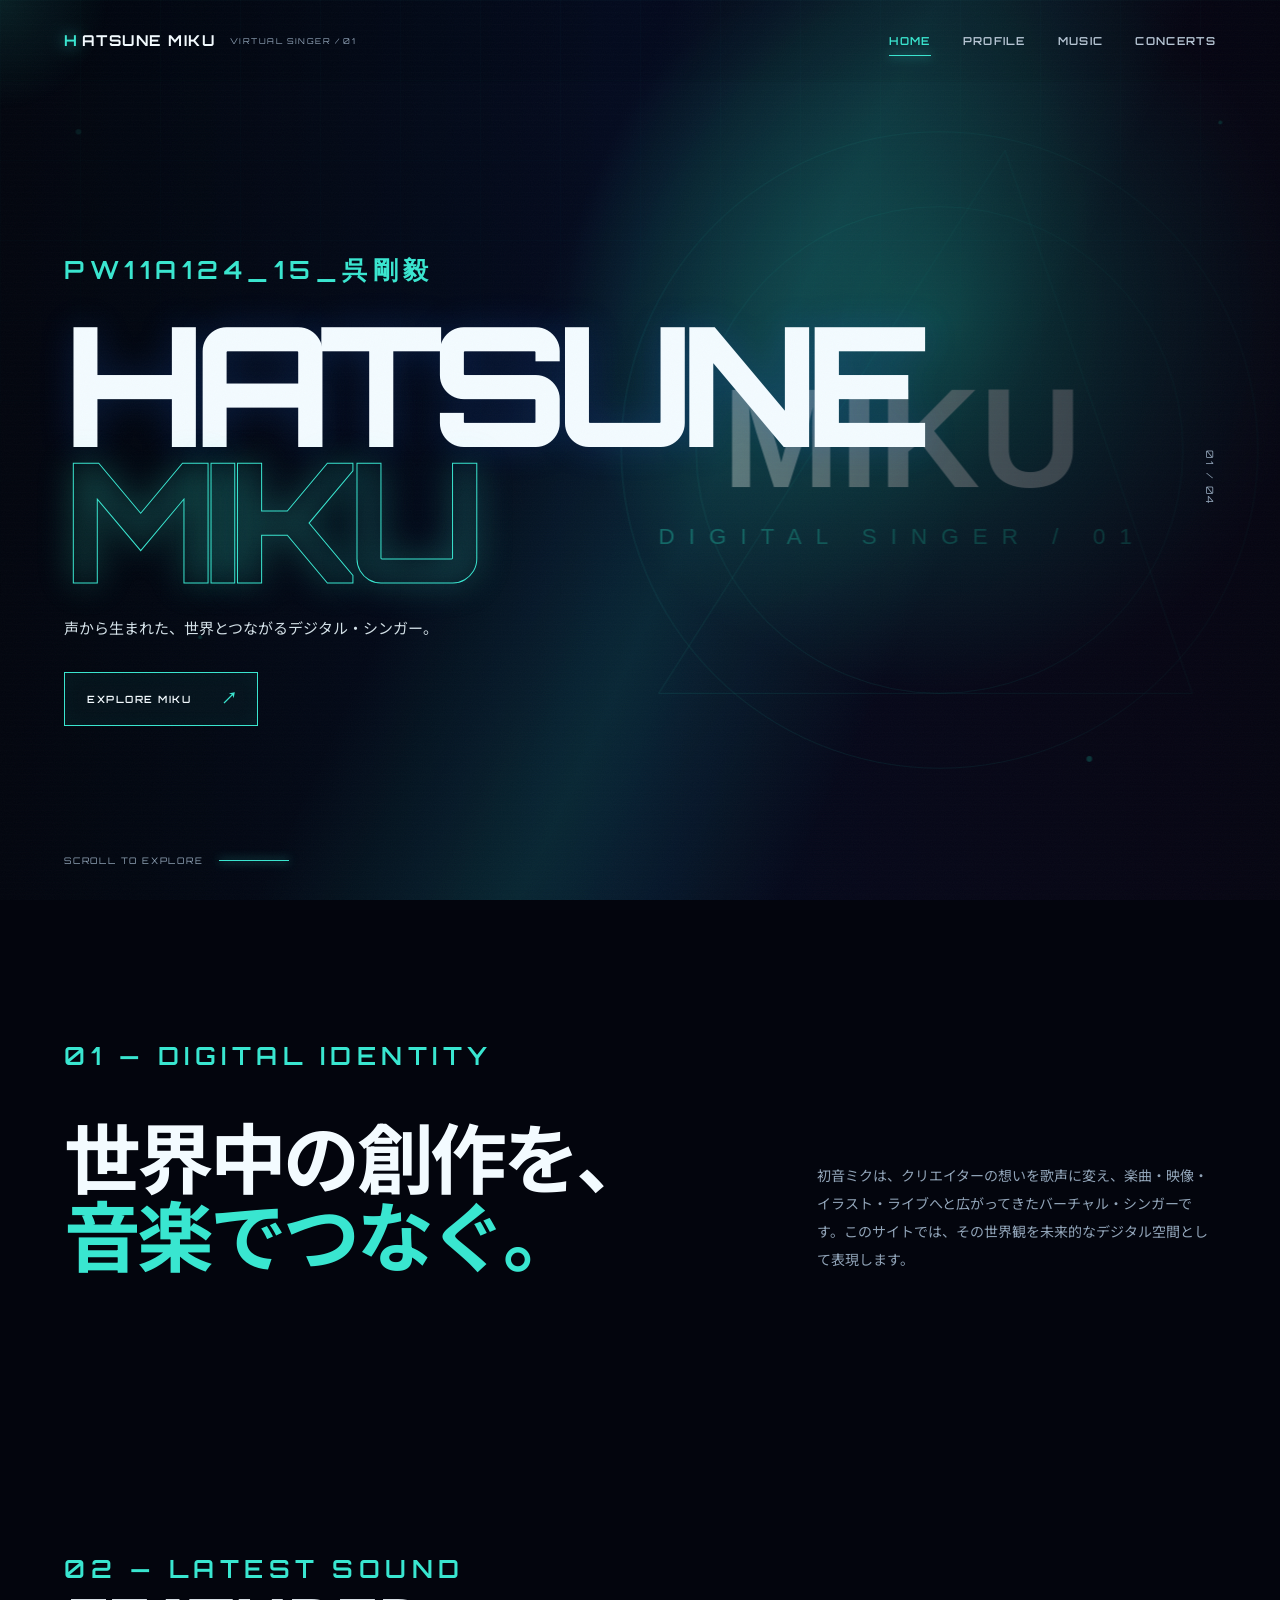
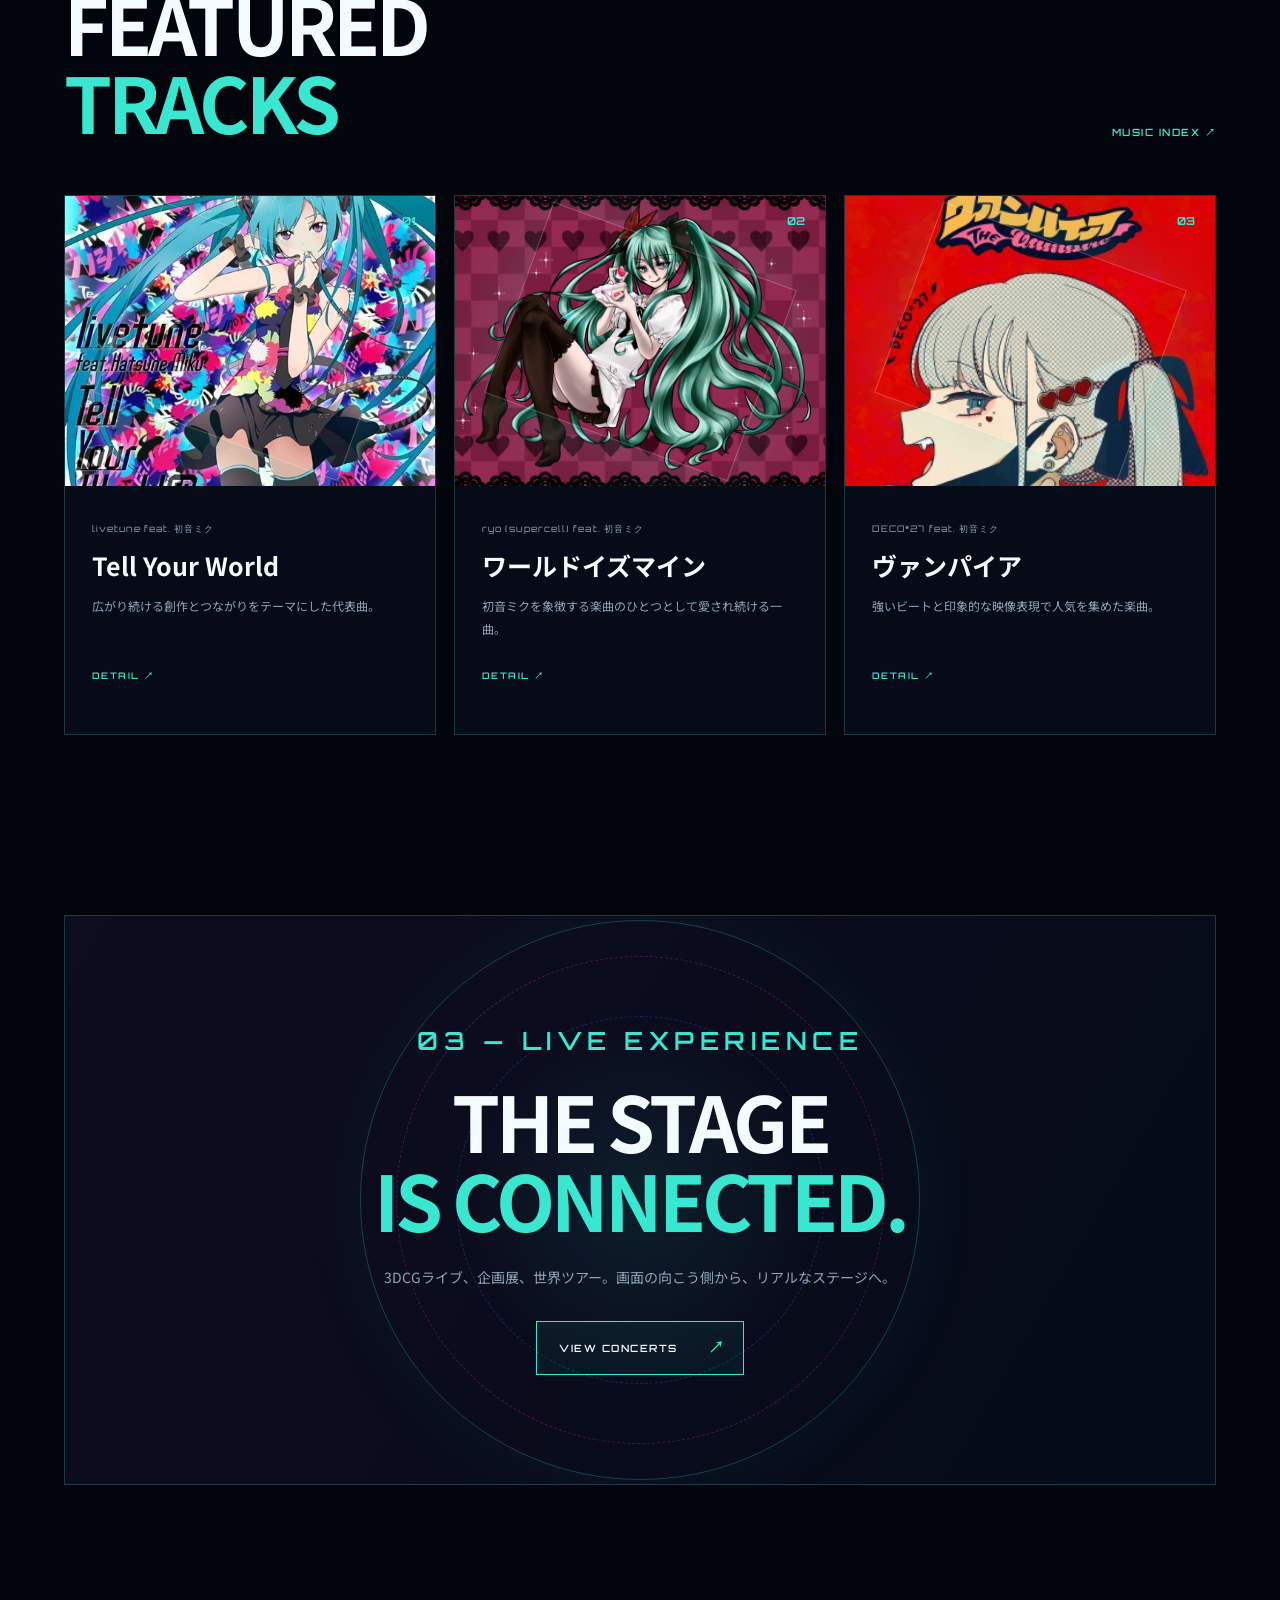
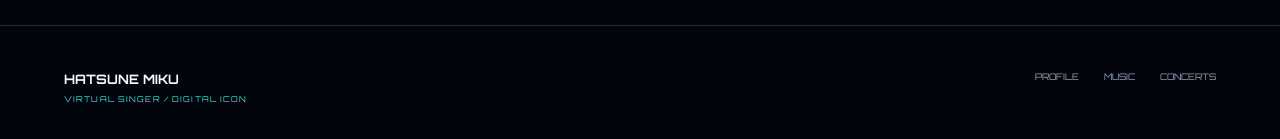
<file: index.html>
<!DOCTYPE html>

<html lang="ja">

  <head>
    <meta charset="UTF-8">
    <meta name="viewport" content="width=device-width, initial-scale=1.0">
    <meta name="description" content="初音ミクをテーマにした未来主義アーティストサイト">
    <title>HATSUNE MIKU | DIGITAL SINGER</title>
    <link rel="preconnect" href="https://fonts.googleapis.com">
    <link rel="preconnect" href="https://fonts.gstatic.com" crossorigin>
    <link href="https://fonts.googleapis.com/css2?family=Orbitron:wght@400;500;600;700;800&family=Noto+Sans+JP:wght@400;500;700;900&display=swap" rel="stylesheet">
    <link rel="stylesheet" href="css/style.css">
  </head>
  
  <body>
    <div class="loader" id="loader" aria-hidden="true">
      <div class="loader__inner">
        <span class="loader__label">SYSTEM INITIALIZE</span>
        <div class="loader__bar"><span></span></div>
        <span class="loader__percent">00%</span>
      </div>
    </div>

    <div class="cursor-glow" id="cursorGlow"></div>
    <div class="noise"></div>
    <div class="grid-overlay"></div>

    <header class="site-header" id="siteHeader">
      <a class="logo" href="index.html" aria-label="HATSUNE MIKU ホーム">
        <span>H</span>ATSUNE MIKU
        <small>VIRTUAL SINGER / 01</small>
      </a>
      <button class="menu-toggle" id="menuToggle" aria-label="メニューを開く" aria-expanded="false">
        <span></span><span></span><span></span>
      </button>
      <nav class="global-nav" id="globalNav">
        <a class="is-active" href="index.html">HOME</a>
        <a href="profile.html">PROFILE</a>
        <a href="music.html">MUSIC</a>
        <a href="concerts.html">CONCERTS</a>
      </nav>
    </header>

    <main>
      <section class="hero" id="hero">
        <div class="hero__image" data-parallax="-0.06"></div>
        <div class="hero__scan"></div>
        <div class="hero__content">
          <p class="eyebrow glitch" data-text="VIRTUAL SINGER / DIGITAL ICON">PW11A124_15_呉剛毅</p>
          <h1 class="hero__title">HATSUNE<br><span>MIKU</span></h1>
          <p class="hero__lead">声から生まれた、世界とつながるデジタル・シンガー。</p>
          <a class="neon-button" href="profile.html"><span>EXPLORE MIKU</span><i>↗</i></a>
        </div>
        <div class="hero__side">01 / 04</div>
        <div class="hero__bottom">
          <span>SCROLL TO EXPLORE</span>
          <span class="scroll-line"></span>
        </div>
      </section>

      <section class="section intro-section reveal">
        <div class="section-tag">01 — DIGITAL IDENTITY</div>
        <div class="intro-grid">
          <h2>世界中の創作を、<br><span>音楽でつなぐ。</span></h2>
          <p>初音ミクは、クリエイターの想いを歌声に変え、楽曲・映像・イラスト・ライブへと広がってきたバーチャル・シンガーです。このサイトでは、その世界観を未来的なデジタル空間として表現します。</p>
        </div>
      </section>

      <section class="section feature-section">
        <div class="section-heading reveal">
          <div>
            <span class="section-tag">02 — LATEST SOUND</span>
            <h2>FEATURED<br><span>TRACKS</span></h2>
          </div>
          <a class="text-link" href="music.html">MUSIC INDEX ↗</a>
        </div>

        <div class="music-grid">
          <article class="music-card reveal" data-tilt>
            <div class="music-card__number">01</div>
            <div class="music-card__visual">
              <img src="images/tell-your-world.jpg" alt="Tell Your World ジャケット">
            </div>
            <div class="music-card__body">
              <span>livetune feat. 初音ミク</span>
              <h3>Tell Your World</h3>
              <p>広がり続ける創作とつながりをテーマにした代表曲。</p>
              <a href="music.html#tell-your-world">DETAIL ↗</a>
            </div>
          </article>
          <article class="music-card reveal" data-tilt>
            <div class="music-card__number">02</div>
            <div class="music-card__visual"> 
              <img src="images/world-is-mine.jpg" alt="ワールドイズマイン ジャケット">
            </div>
            <div class="music-card__body">
              <span>ryo (supercell) feat. 初音ミク</span>
              <h3>ワールドイズマイン</h3>
              <p>初音ミクを象徴する楽曲のひとつとして愛され続ける一曲。</p>
              <a href="music.html#world-is-mine">DETAIL ↗</a>
            </div>
          </article>

          <article class="music-card reveal" data-tilt>
            <div class="music-card__number">03</div>
            <div class="music-card__visual">
              <img src="images/vampire.jpg" alt="ヴァンパイア ジャケット">
            </div>
            <div class="music-card__body">
              <span>DECO*27 feat. 初音ミク</span>
              <h3>ヴァンパイア</h3>
              <p>強いビートと印象的な映像表現で人気を集めた楽曲。</p>
              <a href="music.html#vampire">DETAIL ↗</a>
            </div>
          </article>
        </div>
      </section>

      <section class="section portal-section reveal">
        <div class="portal">
          <div class="portal__ring"></div>
          <div class="portal__content">
            <span class="section-tag">03 — LIVE EXPERIENCE</span>
            <h2>THE STAGE<br><span>IS CONNECTED.</span></h2>
            <p>3DCGライブ、企画展、世界ツアー。画面の向こう側から、リアルなステージへ。</p>
            <a class="neon-button neon-button--light" href="concerts.html"><span>VIEW CONCERTS</span><i>↗</i></a>
          </div>
        </div>
      </section>
    </main>

    <footer class="site-footer">
      <div>
        <strong>HATSUNE MIKU</strong>
        <span>VIRTUAL SINGER / DIGITAL ICON</span>
      </div>
      <div class="footer-links">
        <a href="profile.html">PROFILE</a>
        <a href="music.html">MUSIC</a>
        <a href="concerts.html">CONCERTS</a>
      </div>
    </footer>

    <script src="js/main.js"></script>
  </body>
</html>
</file>
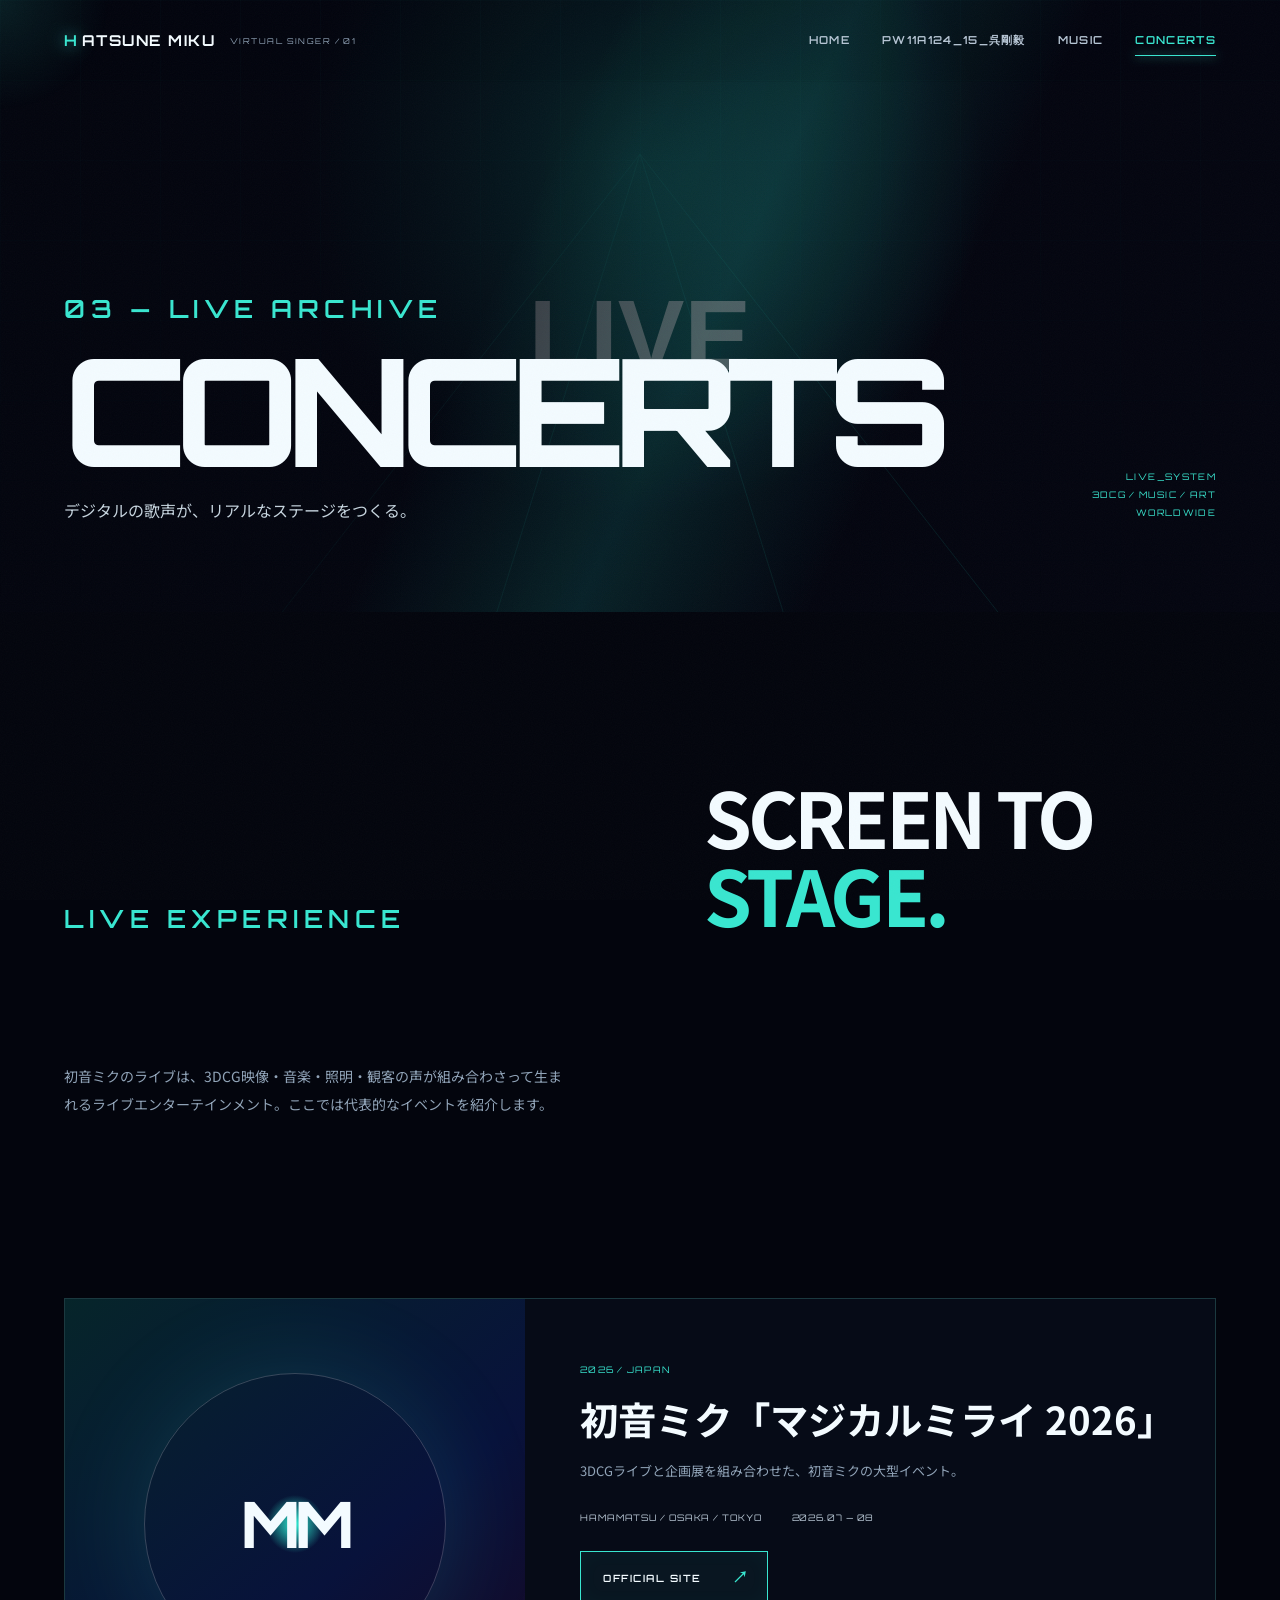
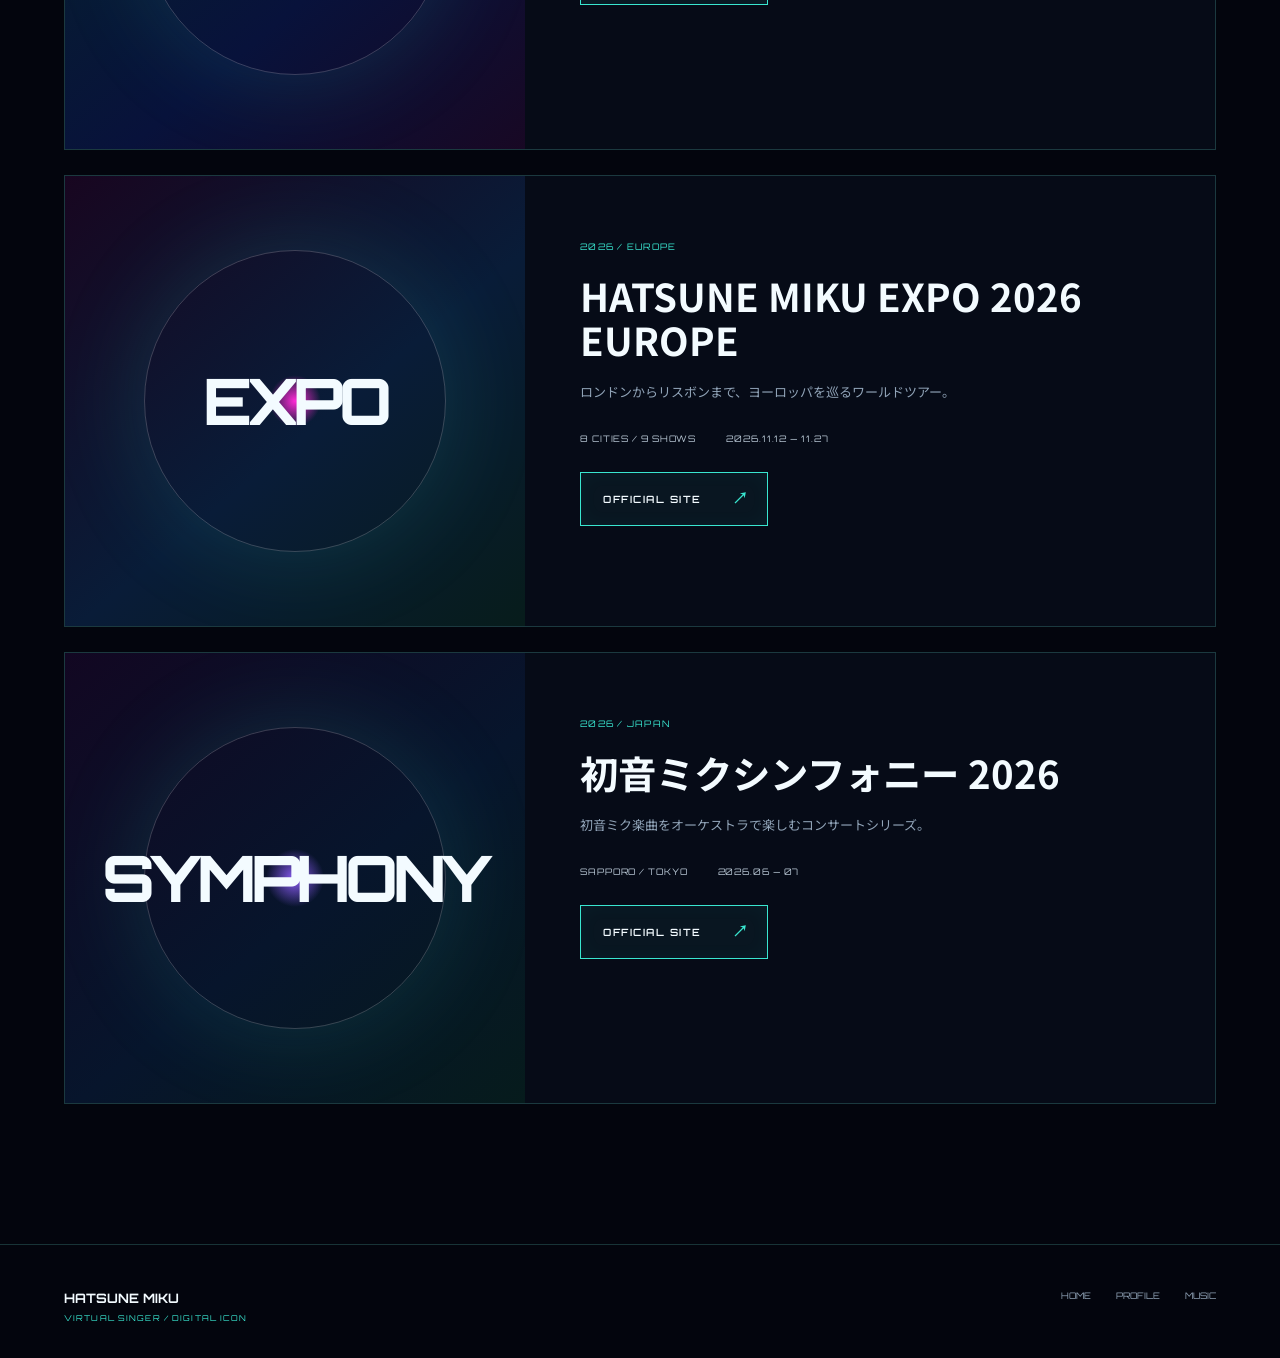
<file: concerts.html>
<!DOCTYPE html>

<html lang="ja">

  <head>
    <meta charset="UTF-8"><meta name="viewport" content="width=device-width, initial-scale=1.0">
    <meta name="description" content="初音ミク コンサート情報">
    <title>CONCERTS | HATSUNE MIKU</title>
    <link rel="preconnect" href="https://fonts.googleapis.com"><link rel="preconnect" href="https://fonts.gstatic.com" crossorigin>
    <link href="https://fonts.googleapis.com/css2?family=Orbitron:wght@400;500;600;700;800&family=Noto+Sans+JP:wght@400;500;700;900&display=swap" rel="stylesheet">
    <link rel="stylesheet" href="css/style.css">
  </head>

  <body class="subpage">
    <div class="cursor-glow" id="cursorGlow"></div><div class="noise"></div><div class="grid-overlay"></div>
    <header class="site-header" id="siteHeader">
      <a class="logo" href="index.html"><span>H</span>ATSUNE MIKU<small>VIRTUAL SINGER / 01</small></a>
      <button class="menu-toggle" id="menuToggle" aria-label="メニューを開く" aria-expanded="false"><span></span><span></span><span></span></button>
      <nav class="global-nav" id="globalNav"><a href="index.html">HOME</a><a href="profile.html">PW11A124_15_呉剛毅</a><a href="music.html">MUSIC</a><a class="is-active" href="concerts.html">CONCERTS</a></nav>
    </header>

    <main>
      <section class="page-hero page-hero--concerts">
        <div class="page-hero__image"></div><div class="page-hero__content"><span class="section-tag">03 — LIVE ARCHIVE</span><h1>CONCERTS</h1><p>デジタルの歌声が、リアルなステージをつくる。</p></div>
        <div class="page-hero__code">LIVE_SYSTEM<br>3DCG / MUSIC / ART<br>WORLDWIDE</div>
      </section>

      <section class="section concert-intro reveal">
        <span class="section-tag">LIVE EXPERIENCE</span>
        <h2>SCREEN TO<br><span>STAGE.</span></h2>
        <p>初音ミクのライブは、3DCG映像・音楽・照明・観客の声が組み合わさって生まれるライブエンターテインメント。ここでは代表的なイベントを紹介します。</p>
      </section>

      <section class="section concert-grid">
        <article class="concert-card reveal">
          <div class="concert-card__visual concert-card__visual--magical"><span>MM</span></div>
          <div class="concert-card__body"><span>2026 / JAPAN</span><h3>初音ミク「マジカルミライ 2026」</h3><p>3DCGライブと企画展を組み合わせた、初音ミクの大型イベント。</p><div class="concert-card__data"><span>HAMAMATSU / OSAKA / TOKYO</span><span>2026.07 — 08</span></div><a class="neon-button" href="https://magicalmirai.com/2026/" target="_blank" rel="noopener noreferrer"><span>OFFICIAL SITE</span><i>↗</i></a></div>
        </article>

        <article class="concert-card reveal">
          <div class="concert-card__visual concert-card__visual--expo"><span>EXPO</span></div>
          <div class="concert-card__body"><span>2026 / EUROPE</span><h3>HATSUNE MIKU EXPO 2026 EUROPE</h3><p>ロンドンからリスボンまで、ヨーロッパを巡るワールドツアー。</p><div class="concert-card__data"><span>8 CITIES / 9 SHOWS</span><span>2026.11.12 — 11.27</span></div><a class="neon-button" href="https://mikuexpo.com/europe2026/" target="_blank" rel="noopener noreferrer"><span>OFFICIAL SITE</span><i>↗</i></a></div>
        </article>

        <article class="concert-card reveal">
          <div class="concert-card__visual concert-card__visual--symphony"><span>SYMPHONY</span></div>
          <div class="concert-card__body"><span>2026 / JAPAN</span><h3>初音ミクシンフォニー 2026</h3><p>初音ミク楽曲をオーケストラで楽しむコンサートシリーズ。</p><div class="concert-card__data"><span>SAPPORO / TOKYO</span><span>2026.06 — 07</span></div><a class="neon-button" href="https://sp.wmg.jp/mikusymphony/" target="_blank" rel="noopener noreferrer"><span>OFFICIAL SITE</span><i>↗</i></a></div>
        </article>
      </section>
    </main>

    <footer class="site-footer"><div><strong>HATSUNE MIKU</strong><span>VIRTUAL SINGER / DIGITAL ICON</span></div><div class="footer-links"><a href="index.html">HOME</a><a href="profile.html">PROFILE</a><a href="music.html">MUSIC</a></div></footer>
    <script src="js/main.js"></script>
  </body>
</html>
</file>
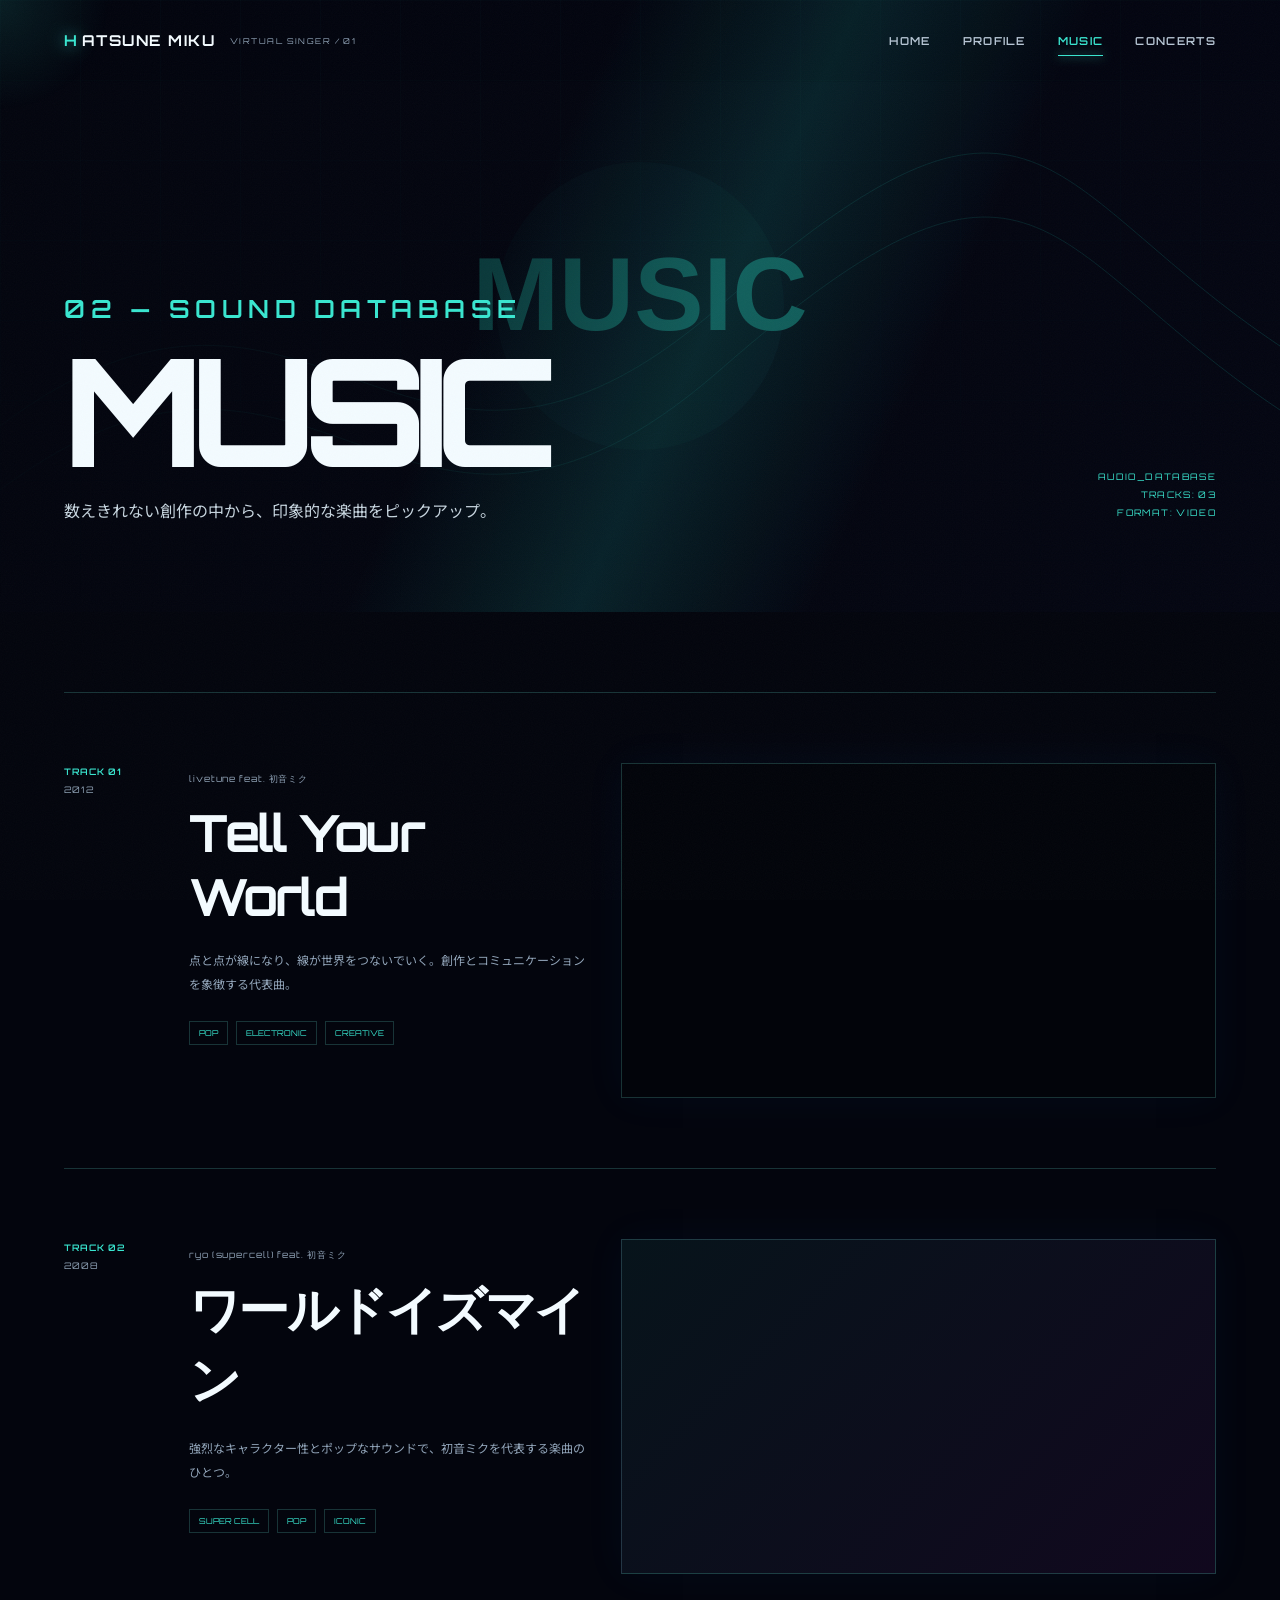
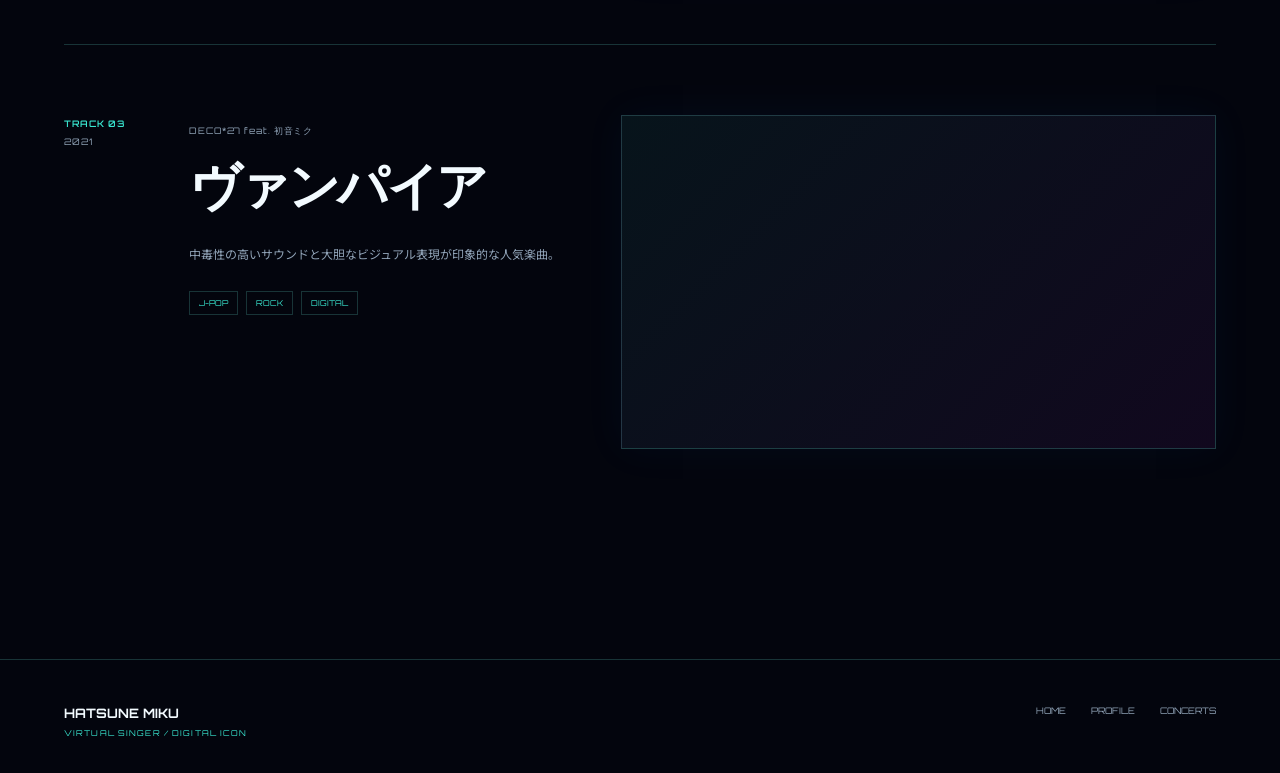
<file: music.html>
<!DOCTYPE html>

<html lang="ja">

  <head>
    <meta charset="UTF-8"><meta name="viewport" content="width=device-width, initial-scale=1.0">
    <meta name="description" content="初音ミク 楽曲紹介">
    <title>MUSIC | HATSUNE MIKU</title>
    <link rel="preconnect" href="https://fonts.googleapis.com"><link rel="preconnect" href="https://fonts.gstatic.com" crossorigin>
    <link href="https://fonts.googleapis.com/css2?family=Orbitron:wght@400;500;600;700;800&family=Noto+Sans+JP:wght@400;500;700;900&display=swap" rel="stylesheet">
    <link rel="stylesheet" href="css/style.css">
  </head>

  <body class="subpage">
    <div class="cursor-glow" id="cursorGlow"></div><div class="noise"></div><div class="grid-overlay"></div>
    <header class="site-header" id="siteHeader">
      <a class="logo" href="index.html"><span>H</span>ATSUNE MIKU<small>VIRTUAL SINGER / 01</small></a>
      <button class="menu-toggle" id="menuToggle" aria-label="メニューを開く" aria-expanded="false"><span></span><span></span><span></span></button>
      <nav class="global-nav" id="globalNav"><a href="index.html">HOME</a><a href="profile.html">PROFILE</a><a class="is-active" href="music.html">MUSIC</a><a href="concerts.html">CONCERTS</a></nav>
    </header>

    <main>
      <section class="page-hero page-hero--music">
        <div class="page-hero__image"></div><div class="page-hero__content"><span class="section-tag">02 — SOUND DATABASE</span><h1>MUSIC</h1><p>数えきれない創作の中から、印象的な楽曲をピックアップ。</p></div>
        <div class="page-hero__code">AUDIO_DATABASE<br>TRACKS: 03<br>FORMAT: VIDEO</div>
      </section>

      <section class="section music-list">
        <article class="track reveal" id="tell-your-world">
          <div class="track__meta"><span>TRACK 01</span><strong>2012</strong></div>
          <div class="track__info"><span>livetune feat. 初音ミク</span><h2>Tell Your World</h2><p>点と点が線になり、線が世界をつないでいく。創作とコミュニケーションを象徴する代表曲。</p><div class="tag-row"><span>POP</span><span>ELECTRONIC</span><span>CREATIVE</span></div></div>
          <div class="video-frame"><iframe width="560" height="315" src="https://www.youtube.com/embed/PqJNc9KVIZE?si=pcKb0DlflJR41sz4" title="YouTube video player" frameborder="0" allow="accelerometer; autoplay; clipboard-write; encrypted-media; gyroscope; picture-in-picture; web-share" referrerpolicy="strict-origin-when-cross-origin" allowfullscreen></iframe></div>
        </article>

        <article class="track reveal" id="world-is-mine">
          <div class="track__meta"><span>TRACK 02</span><strong>2008</strong></div>
          <div class="track__info"><span>ryo (supercell) feat. 初音ミク</span><h2>ワールドイズマイン</h2><p>強烈なキャラクター性とポップなサウンドで、初音ミクを代表する楽曲のひとつ。</p><div class="tag-row"><span>SUPER CELL</span><span>POP</span><span>ICONIC</span></div></div>
          <div class="video-frame video-placeholder"><iframe width="560" height="315" src="https://www.youtube.com/embed/jhl5afLEKdo?si=mDGXrxj02ZhLRxAp" title="YouTube video player" frameborder="0" allow="accelerometer; autoplay; clipboard-write; encrypted-media; gyroscope; picture-in-picture; web-share" referrerpolicy="strict-origin-when-cross-origin" allowfullscreen></iframe></div>
        </article>

        <article class="track reveal" id="vampire">
          <div class="track__meta"><span>TRACK 03</span><strong>2021</strong></div>
          <div class="track__info"><span>DECO*27 feat. 初音ミク</span><h2>ヴァンパイア</h2><p>中毒性の高いサウンドと大胆なビジュアル表現が印象的な人気楽曲。</p><div class="tag-row"><span>J-POP</span><span>ROCK</span><span>DIGITAL</span></div></div>
          <div class="video-frame video-placeholder"><iframe width="560" height="315" src="https://www.youtube.com/embed/e1xCOsgWG0M?si=piVHu77H3hkX5X8f" title="YouTube video player" frameborder="0" allow="accelerometer; autoplay; clipboard-write; encrypted-media; gyroscope; picture-in-picture; web-share" referrerpolicy="strict-origin-when-cross-origin" allowfullscreen></iframe></div>
        </article>
      </section>
    </main>

    <footer class="site-footer"><div><strong>HATSUNE MIKU</strong><span>VIRTUAL SINGER / DIGITAL ICON</span></div><div class="footer-links"><a href="index.html">HOME</a><a href="profile.html">PROFILE</a><a href="concerts.html">CONCERTS</a></div></footer>
    <script src="js/main.js"></script>

    
  </body>
</html>
</file>
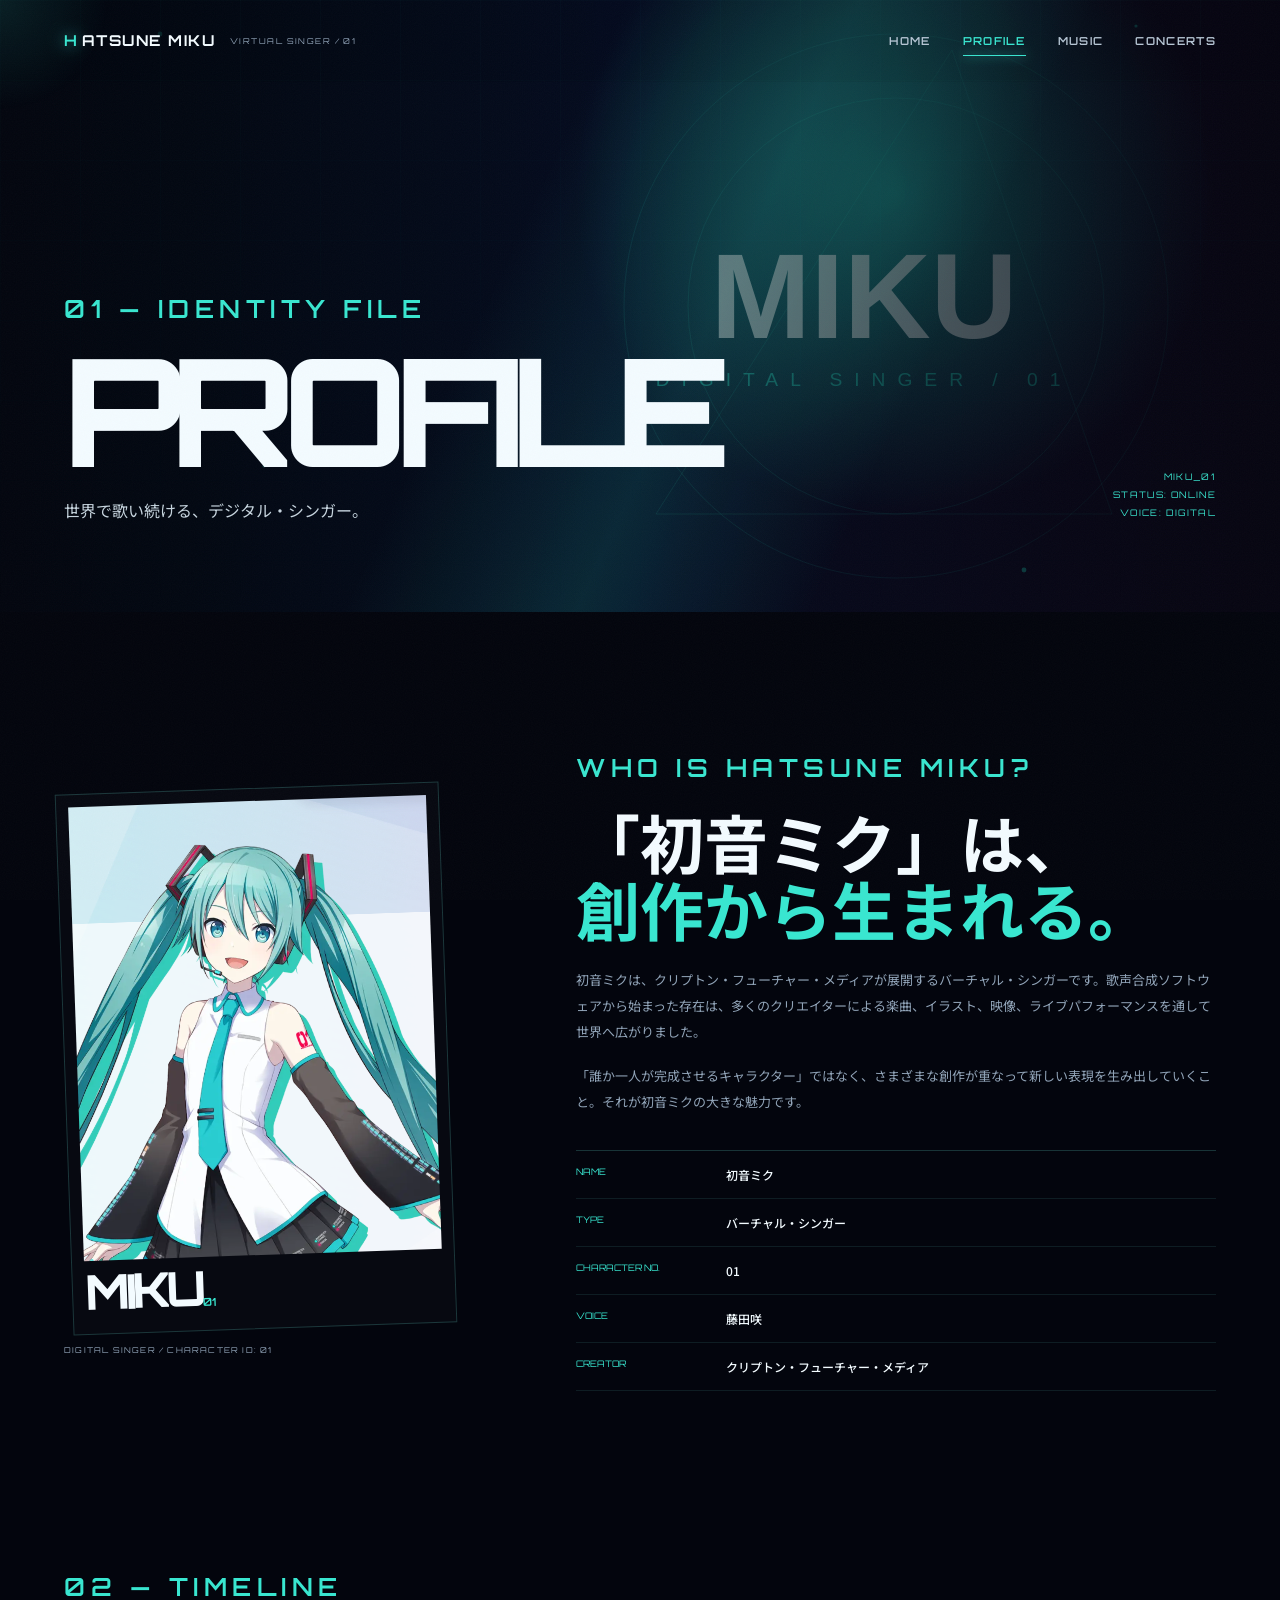
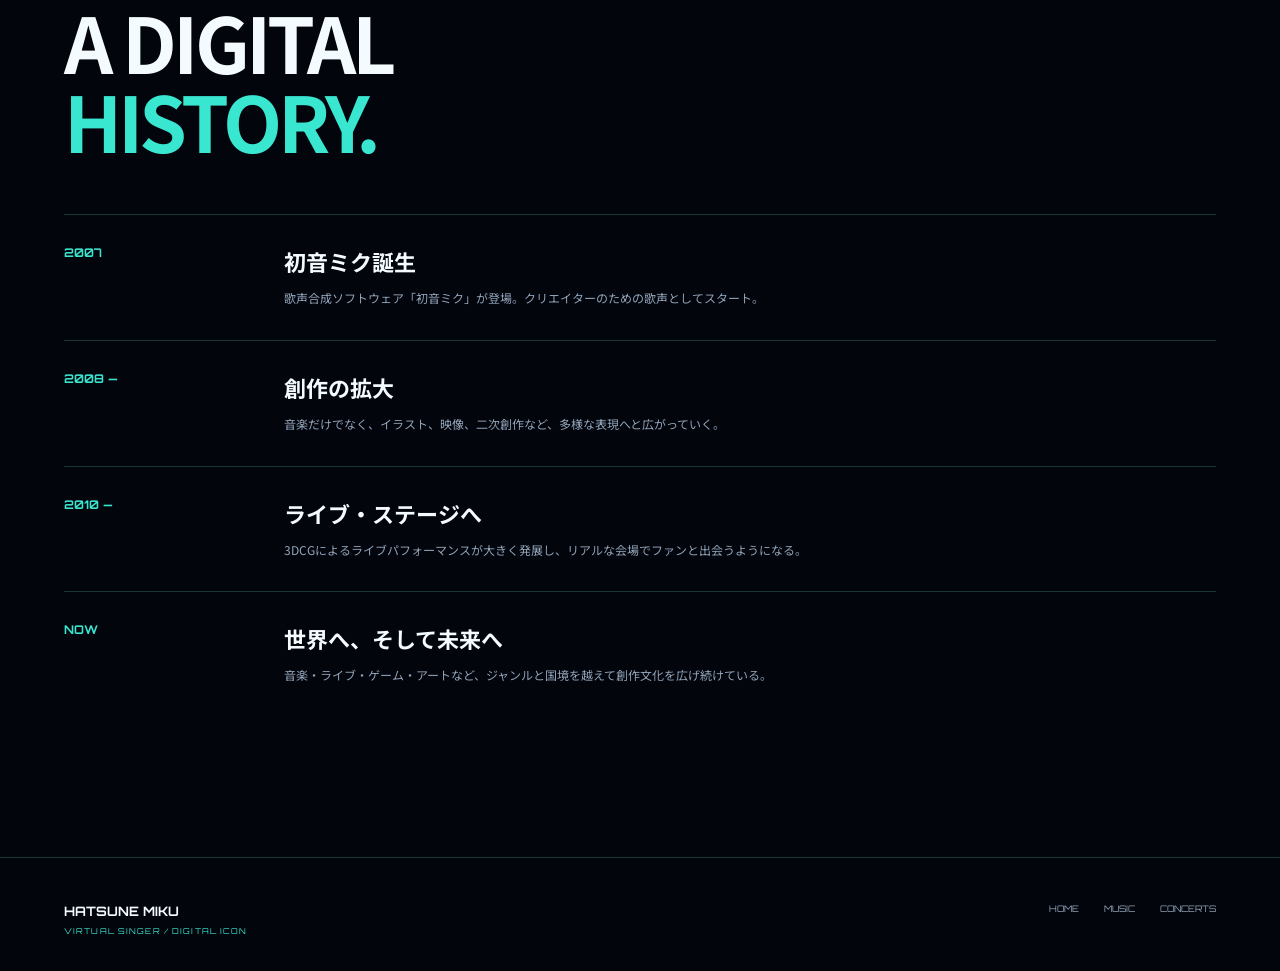
<file: profile.html>
<!DOCTYPE html>

<html lang="ja">
  
  <head>
    <meta charset="UTF-8">
    <meta name="viewport" content="width=device-width, initial-scale=1.0">
    <meta name="description" content="初音ミク プロフィール">
    <title>PROFILE | HATSUNE MIKU</title>
    <link rel="preconnect" href="https://fonts.googleapis.com">
    <link rel="preconnect" href="https://fonts.gstatic.com" crossorigin>
    <link href="https://fonts.googleapis.com/css2?family=Orbitron:wght@400;500;600;700;800&family=Noto+Sans+JP:wght@400;500;700;900&display=swap" rel="stylesheet">
    <link rel="stylesheet" href="css/style.css">
  </head>

  <body class="subpage">
    <div class="cursor-glow" id="cursorGlow"></div><div class="noise"></div><div class="grid-overlay"></div>
    <header class="site-header" id="siteHeader">
      <a class="logo" href="index.html"><span>H</span>ATSUNE MIKU<small>VIRTUAL SINGER / 01</small></a>
      <button class="menu-toggle" id="menuToggle" aria-label="メニューを開く" aria-expanded="false"><span></span><span></span><span></span></button>
      <nav class="global-nav" id="globalNav">
        <a href="index.html">HOME</a><a class="is-active" href="profile.html">PROFILE</a><a href="music.html">MUSIC</a><a href="concerts.html">CONCERTS</a>
      </nav>
    </header>

    <main>
      <section class="page-hero">
        <div class="page-hero__image"></div>
        <div class="page-hero__content">
          <span class="section-tag">01 — IDENTITY FILE</span>
          <h1>PROFILE</h1>
          <p>世界で歌い続ける、デジタル・シンガー。</p>
        </div>
        <div class="page-hero__code">MIKU_01<br>STATUS: ONLINE<br>VOICE: DIGITAL</div>
      </section>

      <section class="section profile-main reveal">
        <div class="profile-portrait">
          <div class="portrait-frame">
            <img src="images/miku-profile.jpg" alt="初音ミク" class="profile-photo">           
            <div class="portrait-placeholder">
              <span>MIKU</span><small>01</small>
            </div>
          </div>
          <span class="portrait-caption">DIGITAL SINGER / CHARACTER ID: 01</span>
        </div>
        <div class="profile-copy">
          <span class="section-tag">WHO IS HATSUNE MIKU?</span>
          <h2>「初音ミク」は、<br><span>創作から生まれる。</span></h2>
          <p>初音ミクは、クリプトン・フューチャー・メディアが展開するバーチャル・シンガーです。歌声合成ソフトウェアから始まった存在は、多くのクリエイターによる楽曲、イラスト、映像、ライブパフォーマンスを通して世界へ広がりました。</p>
          <p>「誰か一人が完成させるキャラクター」ではなく、さまざまな創作が重なって新しい表現を生み出していくこと。それが初音ミクの大きな魅力です。</p>
          <div class="spec-table">
            <div><span>NAME</span><strong>初音ミク</strong></div>
            <div><span>TYPE</span><strong>バーチャル・シンガー</strong></div>
            <div><span>CHARACTER NO.</span><strong>01</strong></div>
            <div><span>VOICE</span><strong>藤田咲</strong></div>
            <div><span>CREATOR</span><strong>クリプトン・フューチャー・メディア</strong></div>
          </div>
        </div>
      </section>

      <section class="section timeline-section">
        <div class="section-heading reveal"><div><span class="section-tag">02 — TIMELINE</span><h2>A DIGITAL<br><span>HISTORY.</span></h2></div></div>
        <div class="timeline">
          <article class="timeline-item reveal"><span>2007</span><div><h3>初音ミク誕生</h3><p>歌声合成ソフトウェア「初音ミク」が登場。クリエイターのための歌声としてスタート。</p></div></article>
          <article class="timeline-item reveal"><span>2008 —</span><div><h3>創作の拡大</h3><p>音楽だけでなく、イラスト、映像、二次創作など、多様な表現へと広がっていく。</p></div></article>
          <article class="timeline-item reveal"><span>2010 —</span><div><h3>ライブ・ステージへ</h3><p>3DCGによるライブパフォーマンスが大きく発展し、リアルな会場でファンと出会うようになる。</p></div></article>
          <article class="timeline-item reveal"><span>NOW</span><div><h3>世界へ、そして未来へ</h3><p>音楽・ライブ・ゲーム・アートなど、ジャンルと国境を越えて創作文化を広げ続けている。</p></div></article>
        </div>
      </section>
    </main>

    <footer class="site-footer"><div><strong>HATSUNE MIKU</strong><span>VIRTUAL SINGER / DIGITAL ICON</span></div><div class="footer-links"><a href="index.html">HOME</a><a href="music.html">MUSIC</a><a href="concerts.html">CONCERTS</a></div></footer>
    <script src="js/main.js"></script>
  </body>
</html>
</file>
<file: css/style.css>
/* =========================================================
   HATSUNE MIKU ARTIST SITE
   Main stylesheet
   ========================================================= */
:root{
  --miku:#39e6d0;--miku-dark:#00a99d;--blue:#2777ff;--purple:#8b5cf6;--pink:#ff2bd6;
  --bg:#03050d;--panel:rgba(7,14,27,.72);--text:#f3fbff;--muted:#91a4b8;
  --line:rgba(111,238,225,.2);--font-display:"Orbitron",sans-serif;--font-jp:"Noto Sans JP",sans-serif;
}

*{box-sizing:border-box;margin:0;padding:0}
html{scroll-behavior:smooth;background:var(--bg)}
body{background:var(--bg);color:var(--text);font-family:var(--font-jp);overflow-x:hidden}
a{color:inherit;text-decoration:none}
button{font:inherit}
::selection{background:var(--miku);color:#02100e}
.noise{position:fixed;inset:0;z-index:50;pointer-events:none;opacity:.035;background-image:url("../images/noise.svg")}
.grid-overlay{position:fixed;inset:0;z-index:2;pointer-events:none;opacity:.14;background-image:linear-gradient(rgba(57,230,208,.15) 1px,transparent 1px),linear-gradient(90deg,rgba(57,230,208,.15) 1px,transparent 1px);background-size:80px 80px;mask-image:linear-gradient(to bottom,black,transparent 80%)}
.cursor-glow{position:fixed;width:240px;height:240px;border-radius:50%;background:radial-gradient(circle,rgba(57,230,208,.12),transparent 65%);transform:translate(-50%,-50%);pointer-events:none;z-index:3}
.loader{position:fixed;inset:0;display:grid;place-items:center;background:#02040a;z-index:100;transition:opacity .6s,visibility .6s}
.loader.is-hidden{opacity:0;visibility:hidden}
.loader__inner{width:min(420px,80vw);font-family:var(--font-display)}
.loader__label{font-size:11px;letter-spacing:.3em;color:var(--miku)}
.loader__bar{height:2px;background:#18303a;margin:18px 0}
.loader__bar span{display:block;height:100%;width:0;background:var(--miku);box-shadow:0 0 20px var(--miku);transition:width .15s}
.loader__percent{font-size:12px;color:#fff}
.site-header{position:fixed;top:0;left:0;right:0;height:82px;padding:0 5vw;display:flex;align-items:center;justify-content:space-between;z-index:40;border-bottom:1px solid transparent;transition:.35s;background:rgba(2,5,13,.05)}
.site-header.is-scrolled{background:rgba(3,7,16,.62);backdrop-filter:blur(18px);border-bottom-color:var(--line)}
.logo{font:700 15px var(--font-display);letter-spacing:.1em;display:flex;align-items:center;gap:3px}
.logo span{color:var(--miku);text-shadow:0 0 15px rgba(57,230,208,.8)}
.logo small{font:400 8px var(--font-display);letter-spacing:.18em;color:var(--muted);margin-left:12px}
.global-nav{display:flex;gap:32px;font:600 11px var(--font-display);letter-spacing:.12em}
.global-nav a{position:relative;padding:10px 0;color:#b7c6d5;transition:.25s}
.global-nav a:hover,.global-nav a.is-active{color:var(--miku)}
.global-nav a.is-active:after{content:"";position:absolute;left:0;right:0;bottom:2px;height:1px;background:var(--miku);box-shadow:0 0 10px var(--miku)}
.menu-toggle{display:none;background:none;border:0;color:#fff}
.hero{min-height:100svh;position:relative;display:grid;place-items:center;overflow:hidden}
.hero__image,.page-hero__image{position:absolute;inset:0;background-position:center;background-size:cover;background-image:linear-gradient(90deg,rgba(3,5,13,.94) 0%,rgba(3,5,13,.48) 48%,rgba(3,5,13,.82) 100%),url("../images/miku-bg.svg");filter:saturate(1.15)}
.hero__image:after,.page-hero__image:after{content:"";position:absolute;inset:0;background:linear-gradient(115deg,transparent 40%,rgba(57,230,208,.12),transparent 70%);mix-blend-mode:screen}
.hero__scan{position:absolute;inset:0;background:repeating-linear-gradient(0deg,transparent 0,transparent 5px,rgba(255,255,255,.018) 6px);pointer-events:none}
.hero__content{position:relative;z-index:5;width:min(1200px,90vw);padding-top:80px}
.eyebrow,.section-tag{font:600 25px var(--font-display);letter-spacing:.22em;color:var(--miku)}
.hero__title{font:800 clamp(70px,13vw,190px)/.82 var(--font-display);letter-spacing:-.08em;margin:28px 0 30px;text-shadow:0 0 35px rgba(39,119,255,.18)}
.hero__title span{color:transparent;-webkit-text-stroke:1px var(--miku);text-shadow:0 0 35px rgba(57,230,208,.25)}
.hero__lead{font-size:15px;color:#d4e1e8;margin-bottom:34px}
.neon-button{display:inline-flex;align-items:center;gap:30px;padding:15px 18px 15px 22px;border:1px solid var(--miku);background:rgba(57,230,208,.05);font:600 10px var(--font-display);letter-spacing:.15em;transition:.3s;box-shadow:inset 0 0 20px rgba(57,230,208,.04),0 0 0 transparent}
.neon-button i{font-style:normal;font-size:16px;color:var(--miku)}
.neon-button:hover{background:var(--miku);color:#00100e;box-shadow:0 0 30px rgba(57,230,208,.28);transform:translateY(-3px)}
.neon-button:hover i{color:#00100e}
.hero__side{position:absolute;right:5vw;top:50%;font:10px var(--font-display);color:var(--muted);writing-mode:vertical-rl;letter-spacing:.25em}
.hero__bottom{position:absolute;bottom:34px;left:5vw;display:flex;align-items:center;gap:15px;font:9px var(--font-display);letter-spacing:.2em;color:var(--muted)}
.scroll-line{width:70px;height:1px;background:var(--miku);box-shadow:0 0 10px var(--miku);animation:pulseLine 1.8s infinite}
@keyframes pulseLine{50%{transform:scaleX(.35);transform-origin:left;opacity:.4}}
.section{width:min(1240px,90vw);margin:auto;padding:140px 0}
.intro-section{min-height:500px;display:flex;flex-direction:column;justify-content:center}
.intro-grid{display:grid;grid-template-columns:1.2fr .8fr;gap:12vw;margin-top:45px;align-items:end}
.intro-grid h2,.section-heading h2,.portal h2,.concert-intro h2{font-size:clamp(42px,6vw,80px);line-height:1.02;letter-spacing:-.05em}
.intro-grid h2 span,.section-heading h2 span,.portal h2 span,.concert-intro h2 span{color:var(--miku)}
.intro-grid p,.portal p,.concert-intro p{color:var(--muted);line-height:2;font-size:14px}
.section-heading{display:flex;align-items:end;justify-content:space-between;margin-bottom:55px}
.text-link{font:600 10px var(--font-display);letter-spacing:.15em;color:var(--miku)}
.music-grid{display:grid;grid-template-columns:repeat(3,1fr);gap:18px}
.music-card{min-height:540px;background:var(--panel);border:1px solid var(--line);position:relative;overflow:hidden;transition:transform .25s,box-shadow .25s}
.music-card:hover{box-shadow:0 0 50px rgba(57,230,208,.08)}
.music-card__number{position:absolute;z-index:2;top:18px;right:20px;font:700 11px var(--font-display);color:var(--miku)}
.music-card__visual {
    height: 290px;
    position: relative;
    overflow: hidden;
}

.music-card__visual img {
    width: 100%;
    height: 100%;
    display: block;
    object-fit: cover;
    transition: transform 0.7s ease;
}

.music-card:hover .music-card__visual img {
    transform: scale(1.08);
}
.music-card__visual:before{content:"";position:absolute;inset:15%;border:1px solid rgba(255,255,255,.25);transform:rotate(20deg);box-shadow:0 0 80px rgba(57,230,208,.2)}
.music-card__visual--one{background:radial-gradient(circle at 35% 40%,var(--miku),transparent 10%),linear-gradient(135deg,#061e27,#08112d 55%,#160b27)}
.music-card__visual--two{background:radial-gradient(circle at 70% 35%,var(--pink),transparent 12%),linear-gradient(135deg,#170620,#081d30 60%,#03100f)}
.music-card__visual--three{background:radial-gradient(circle at 50% 55%,var(--purple),transparent 15%),linear-gradient(135deg,#08051c,#15255b 55%,#02100f)}
.music-card__body{padding:27px}
.music-card__body>span{font:9px var(--font-display);letter-spacing:.12em;color:var(--muted)}
.music-card h3{font-size:25px;margin:10px 0 12px}
.music-card p{font-size:12px;line-height:1.9;color:var(--muted);min-height:50px}
.music-card a{display:inline-block;margin-top:25px;font:600 9px var(--font-display);letter-spacing:.16em;color:var(--miku)}
.portal-section{padding-top:40px}
.portal{min-height:570px;border:1px solid var(--line);position:relative;overflow:hidden;display:grid;place-items:center;background:radial-gradient(circle at center,rgba(57,230,208,.09),transparent 28%),linear-gradient(120deg,rgba(139,92,246,.08),rgba(39,119,255,.05))}
.portal__ring{position:absolute;width:560px;height:560px;border:1px solid rgba(57,230,208,.25);border-radius:50%;box-shadow:0 0 80px rgba(57,230,208,.05);animation:spin 20s linear infinite}
.portal__ring:before,.portal__ring:after{content:"";position:absolute;inset:35px;border:1px dashed rgba(255,43,214,.28);border-radius:50%}
.portal__ring:after{inset:95px;border-color:rgba(39,119,255,.3)}
@keyframes spin{to{transform:rotate(360deg)}}
.portal__content{position:relative;z-index:2;width:min(700px,80%);text-align:center}
.portal__content .section-tag{display:block;margin-bottom:25px}
.portal__content p{max-width:580px;margin:25px auto 30px}
.page-hero{min-height:68vh;position:relative;display:flex;align-items:end;padding:0 5vw 90px;overflow:hidden}
.page-hero__content{position:relative;z-index:5}.page-hero h1{font:800 clamp(70px,12vw,150px)/.85 var(--font-display);letter-spacing:-.08em;margin-top:22px}.page-hero p{color:#c7d5df;margin-top:25px}
.page-hero__code{position:absolute;right:5vw;bottom:90px;font:9px/2 var(--font-display);letter-spacing:.15em;color:var(--miku);text-align:right}
.page-hero--music .page-hero__image{background-image:linear-gradient(90deg,rgba(3,5,13,.94),rgba(3,5,13,.5)),url("../images/music-bg.svg")}
.page-hero--concerts .page-hero__image{background-image:linear-gradient(90deg,rgba(3,5,13,.94),rgba(3,5,13,.48)),url("../images/concert-bg.svg")}
.profile-main{display:grid;grid-template-columns:.75fr 1.25fr;gap:10vw;align-items:center}
.profile-portrait{position:relative}
.portrait-frame{aspect-ratio:4/5;border:1px solid var(--line);padding:12px;background:rgba(255,255,255,.015);transform:rotate(-2deg)}
.profile-photo {
  width: 100%;
  height: 100%;
  display: block;
  object-fit: cover;
  object-position: center;}
.portrait-placeholder span{font:800 48px var(--font-display);letter-spacing:-.08em;position:relative}
.portrait-placeholder small{font:600 11px var(--font-display);color:var(--miku);position:relative}
.portrait-caption{display:block;font:8px var(--font-display);color:var(--muted);letter-spacing:.15em;margin-top:16px}
.profile-copy h2{font-size:clamp(36px,5vw,65px);line-height:1.05;margin:25px 0}
.profile-copy h2 span{color:var(--miku)}
.profile-copy p{font-size:13px;line-height:2;color:var(--muted);margin-bottom:18px}
.spec-table{border-top:1px solid var(--line);margin-top:35px}

.spec-table div{display:grid;grid-template-columns:150px 1fr;padding:15px 0;border-bottom:1px solid rgba(111,238,225,.1)}
.spec-table span{font:9px var(--font-display);color:var(--miku)}.spec-table strong{font-size:12px;font-weight:500}

.timeline-section{padding-top:40px}
.timeline{margin-top:50px}
.timeline-item{display:grid;grid-template-columns:180px 1fr;gap:40px;padding:30px 0;border-top:1px solid var(--line)}
.timeline-item>span{font:700 12px var(--font-display);color:var(--miku)}
.timeline-item h3{font-size:22px;margin-bottom:10px}
.timeline-item p{font-size:12px;color:var(--muted);line-height:1.9}

.music-list{padding-top:80px}
.track{display:grid;grid-template-columns:90px .8fr 1.2fr;gap:35px;padding:70px 0;border-top:1px solid var(--line);scroll-margin-top:100px}
.track__meta{font:600 9px/2 var(--font-display);color:var(--miku);letter-spacing:.1em}
.track__meta strong{display:block;color:var(--muted);font-weight:400}
.track__info>span{font:9px var(--font-display);color:var(--muted);letter-spacing:.1em}
.track h2{font:700 clamp(30px,4vw,55px) var(--font-display);margin:13px 0 20px;letter-spacing:-.05em}
.track p{font-size:12px;line-height:2;color:var(--muted)}.tag-row{display:flex;gap:8px;flex-wrap:wrap;margin-top:25px}
.tag-row span{border:1px solid var(--line);padding:6px 9px;font:8px var(--font-display);color:var(--miku)}
.video-frame{aspect-ratio:16/9;background:#02040a;border:1px solid var(--line);overflow:hidden;box-shadow:0 0 40px rgba(39,119,255,.05)}
.video-frame iframe{width:100%;height:100%;border:0}
.video-placeholder{display:grid;place-items:center;background:linear-gradient(135deg,#07141b,#11081e)}.video-placeholder div{text-align:center;padding:25px}
.video-placeholder span{font:700 12px var(--font-display);color:var(--miku)}
.video-placeholder p{font-size:10px;margin-top:10px}
.concert-intro{display:grid;grid-template-columns:1fr 1fr;gap:10vw;align-items:end}
.concert-intro h2{margin-top:25px}.concert-intro p{max-width:500px}
.concert-grid{padding-top:40px;display:grid;grid-template-columns:1fr;gap:25px}
.concert-card{display:grid;grid-template-columns:.8fr 1.2fr;border:1px solid var(--line);background:var(--panel);overflow:hidden}.concert-card__visual{min-height:450px;display:grid;place-items:center;position:relative;overflow:hidden}
.concert-card__visual:before{content:"";position:absolute;width:300px;height:300px;border-radius:50%;border:1px solid rgba(255,255,255,.2);box-shadow:0 0 100px rgba(57,230,208,.15)}
.concert-card__visual span{font:800 clamp(28px,5vw,70px) var(--font-display);letter-spacing:-.08em;z-index:2}
.concert-card__visual--magical{background:radial-gradient(circle,#2ef0d5 0,transparent 9%),linear-gradient(140deg,#06252a,#08123b 60%,#180824)}
.concert-card__visual--expo{background:radial-gradient(circle,#ff2bd6 0,transparent 8%),linear-gradient(140deg,#180620,#091c38 55%,#071c1b)}
.concert-card__visual--symphony{background:radial-gradient(circle,#8b5cf6 0,transparent 9%),linear-gradient(140deg,#120722,#07152c 55%,#061b1c)}
.concert-card__body{padding:55px}
.concert-card__body>span{font:9px var(--font-display);color:var(--miku);letter-spacing:.14em}
.concert-card h3{font-size:clamp(25px,3vw,42px);line-height:1.15;margin:18px 0}
.concert-card p{font-size:13px;line-height:2;color:var(--muted);max-width:650px}
.concert-card__data{display:flex;gap:30px;flex-wrap:wrap;margin:28px 0;font:9px var(--font-display);color:#b9c8d5;letter-spacing:.1em}.site-footer{border-top:1px solid var(--line);padding:45px 5vw 35px;display:grid;grid-template-columns:1fr auto;gap:25px;position:relative;z-index:5}
.site-footer strong{display:block;font:700 13px var(--font-display)}
.site-footer span{display:block;font:8px var(--font-display);color:var(--miku);letter-spacing:.14em;margin-top:7px}
.footer-links{display:flex;gap:25px;font:9px var(--font-display);color:var(--muted)}
.site-footer p{grid-column:1/-1;color:#526476;font-size:9px}
.reveal{opacity:0;transform:translateY(35px);transition:opacity .8s ease,transform .8s ease}
.reveal.is-visible{opacity:1;transform:none}
.glitch{position:relative}
.glitch:hover:before,
.glitch:hover:after{content:attr(data-text);position:absolute;inset:0;pointer-events:none}
.glitch:hover:before{color:var(--pink);transform:translate(2px,-1px);clip-path:inset(0 0 55% 0)}
.glitch:hover:after{color:var(--blue);transform:translate(-2px,1px);clip-path:inset(55% 0 0 0)}

@media(max-width:900px){
  .global-nav{gap:18px}.logo small{display:none}
  .intro-grid,.profile-main,
  .concert-intro{grid-template-columns:1fr;gap:45px}
  .music-grid{grid-template-columns:1fr}
  .track{grid-template-columns:1fr;gap:20px}
  .track__meta{display:flex;justify-content:space-between}
  .concert-card{grid-template-columns:1fr}
  .concert-card__visual{min-height:300px}
  .page-hero__code{display:none}
}
@media(max-width:650px){
  .site-header{height:70px}
  .menu-toggle{display:flex;flex-direction:column;gap:5px}
  .menu-toggle span{display:block;width:24px;height:1px;background:var(--miku)}
  .global-nav{position:absolute;top:70px;left:0;right:0;padding:25px 5vw;background:rgba(3,7,16,.94);backdrop-filter:blur(18px);display:none;flex-direction:column;gap:0}
  .global-nav.is-open{display:flex}
  .global-nav a{padding:15px 0}
  .hero__title{font-size:clamp(54px,17vw,100px)}
  .section{padding:95px 0}
  .section-heading{align-items:start;gap:25px;flex-direction:column}.portal{min-height:470px}
  .portal__ring{width:350px;height:350px}
  .spec-table div{grid-template-columns:115px 1fr}
  .timeline-item{grid-template-columns:1fr;gap:10px}
  .concert-card__body{padding:32px}
  .site-footer{grid-template-columns:1fr}
  .footer-links{flex-wrap:wrap}
  .site-footer p{grid-column:auto}
}
</file>
